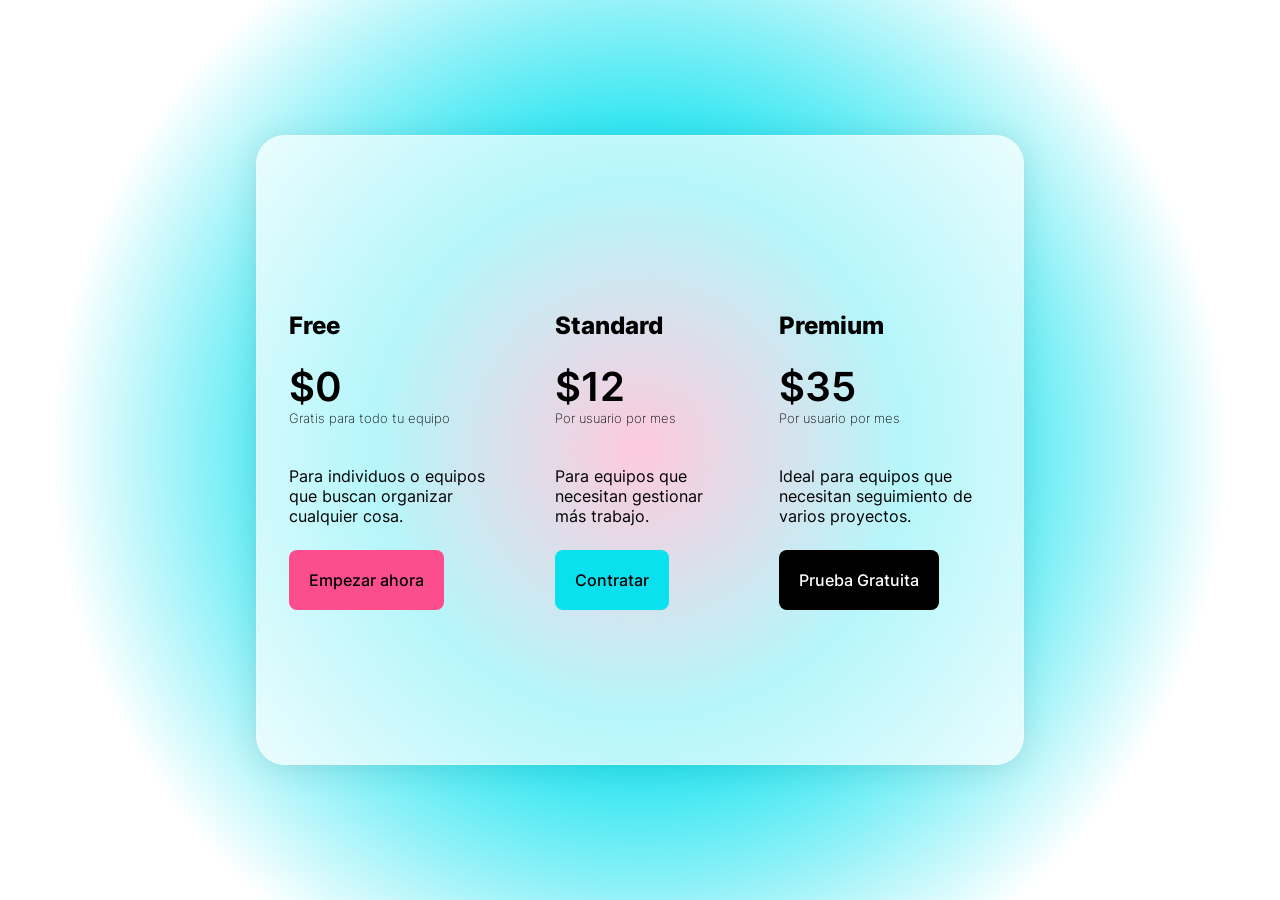
<file: index.html>
<html lang="en">
    <head>
        <meta name="viewport" content="width=device-width, initial-scale=1.0">
        <link rel="stylesheet" href="index.css">
        <title>Challenge Pricing Card</title>
    </head>
        <body>
            <div class="container">
                <div class="box-1">
                    <h1>Free</h1>
                    <h2>$0</h2>
                    <h3>Gratis para todo tu equipo</h3>
                    <p>Para individuos o equipos que buscan organizar cualquier cosa.</p>
                    <a href="#">Empezar ahora</a>
                </div>
                <div class="box-2">
                    <h1>Standard</h1>
                    <h2>$12</h2>
                    <h3>Por usuario por mes</h3>
                    <p>Para equipos que necesitan gestionar más trabajo.</p>
                    <a href="#">Contratar</a>
                </div>
                <div class="box-3">
                    <h1>Premium</h1>
                    <h2>$35</h2>
                    <h3>Por usuario por mes</h3>
                    <p>Ideal para equipos que necesitan seguimiento de varios proyectos.</p>
                    <a href="#">Prueba Gratuita</a>
                </div>
            </div>
        </body>
</html>
</file>
<file: index.css>
@font-face {
    font-family: 'inter';
    src: url(./Fonts/Inter-VariableFont_slnt\,wght.ttf);
}


* {
    margin: 0;
    padding: 0;
    box-sizing: border-box;
}

body {
    display: flex;
    justify-content: center;
    align-items: center;
    background: rgb(252,78,140);
    background: radial-gradient(circle, rgba(252,78,140,1) 0%, rgba(9,225,239,1) 34%, rgba(255,255,255,1) 75%);
}

.container {
    display: flex;
    flex-direction: row;
    justify-content: center;
    align-items: center;
    width: 60%;
    height: 70%;
    /* From https://css.glass */
background: rgba(255, 255, 255, 0.7);
border-radius: 16px;
box-shadow: 0 4px 30px rgba(0, 0, 0, 0.1);
backdrop-filter: blur(5px);
-webkit-backdrop-filter: blur(5px);
border: 1px solid rgba(255, 255, 255, 0.3);   
    /* background-color: #f5f5f5;  */
    border-radius: 1.8rem;
    /* border: 0.6rem solid white; */
}

.box-1 {
    margin: 2rem;
}

.box-1 h1 {
    font-family: 'inter';
    font-weight: 800;
    font-size: 1.5rem;
    margin-bottom: 1.375rem;
}

.box-1 h2 {
    font-family: 'inter';
    font-weight: 600;
    font-size: 2.5rem;
}

.box-1 h3 {
    font-family: 'inter';
    font-weight: 200;
    margin-bottom: 2.5rem;
    font-size: 0.8rem;
}

.box-1 p {
    font-family: 'inter';
    font-size: 1rem;
    font-weight: 400;
    margin-bottom: 2.75rem;
}

.box-1 a {
    background-color: #fc4e8c;
    padding: 1.25rem;
    font-family: 'inter';
    font-size: 1rem;
    font-weight: 500;
    border: none;
    border-radius: 0.5rem;
    text-decoration: none;
    color: black;    
}

.box-1 a:hover {
    box-shadow: 0 5px 15px #000000;
}


.box-2 {
    margin: 2rem;
}

.box-2 h1 {
    font-family: 'inter';
    font-weight: 800;
    font-size: 1.5rem;
    margin-bottom: 1.375rem;
}

.box-2 h2 {
    font-family: 'inter';
    font-weight: 600;
    font-size: 2.5rem;
}

.box-2 h3 {
    font-family: 'inter';
    font-weight: 200;
    margin-bottom: 2.5rem;
    font-size: 0.8rem;
}

.box-2 p {
    font-family: 'inter';
    font-size: 1rem;
    font-weight: 400;
    margin-bottom: 2.75rem;
}

.box-2 a {
    background-color: #09e1ef;
    padding: 1.25rem;
    font-family: 'inter';
    font-size: 1rem;
    font-weight: 500;
    border: none;
    border-radius: 0.5rem;
    text-decoration: none;
    color: black;    
}

.box-2 a:hover {
    box-shadow: 0 5px 15px #000000;
}

.box-3 {
    margin: 2rem;
}

.box-3 h1 {
    font-family: 'inter';
    font-weight: 800;
    font-size: 1.5rem;
    margin-bottom: 1.375rem;
}

.box-3 h2 {
    font-family: 'inter';
    font-weight: 600;
    font-size: 2.5rem;
}

.box-3 h3 {
    font-family: 'inter';
    font-weight: 200;
    margin-bottom: 2.5rem;
    font-size: 0.8rem;
}

.box-3 p {
    font-family: 'inter';
    font-size: 1rem;
    font-weight: 400;
    margin-bottom: 2.75rem;
}

.box-3 a {
    background-color: #09e1ef;
    padding: 1.25rem;
    font-family: 'inter';
    font-size: 1rem;
    font-weight: 500;
    border: none;
    border-radius: 0.5rem;
    text-decoration: none;
    color: white;
    background-color: #000000;    
}

.box-3 a:hover {
    box-shadow: 0 5px 15px #000000;
}
</file>
